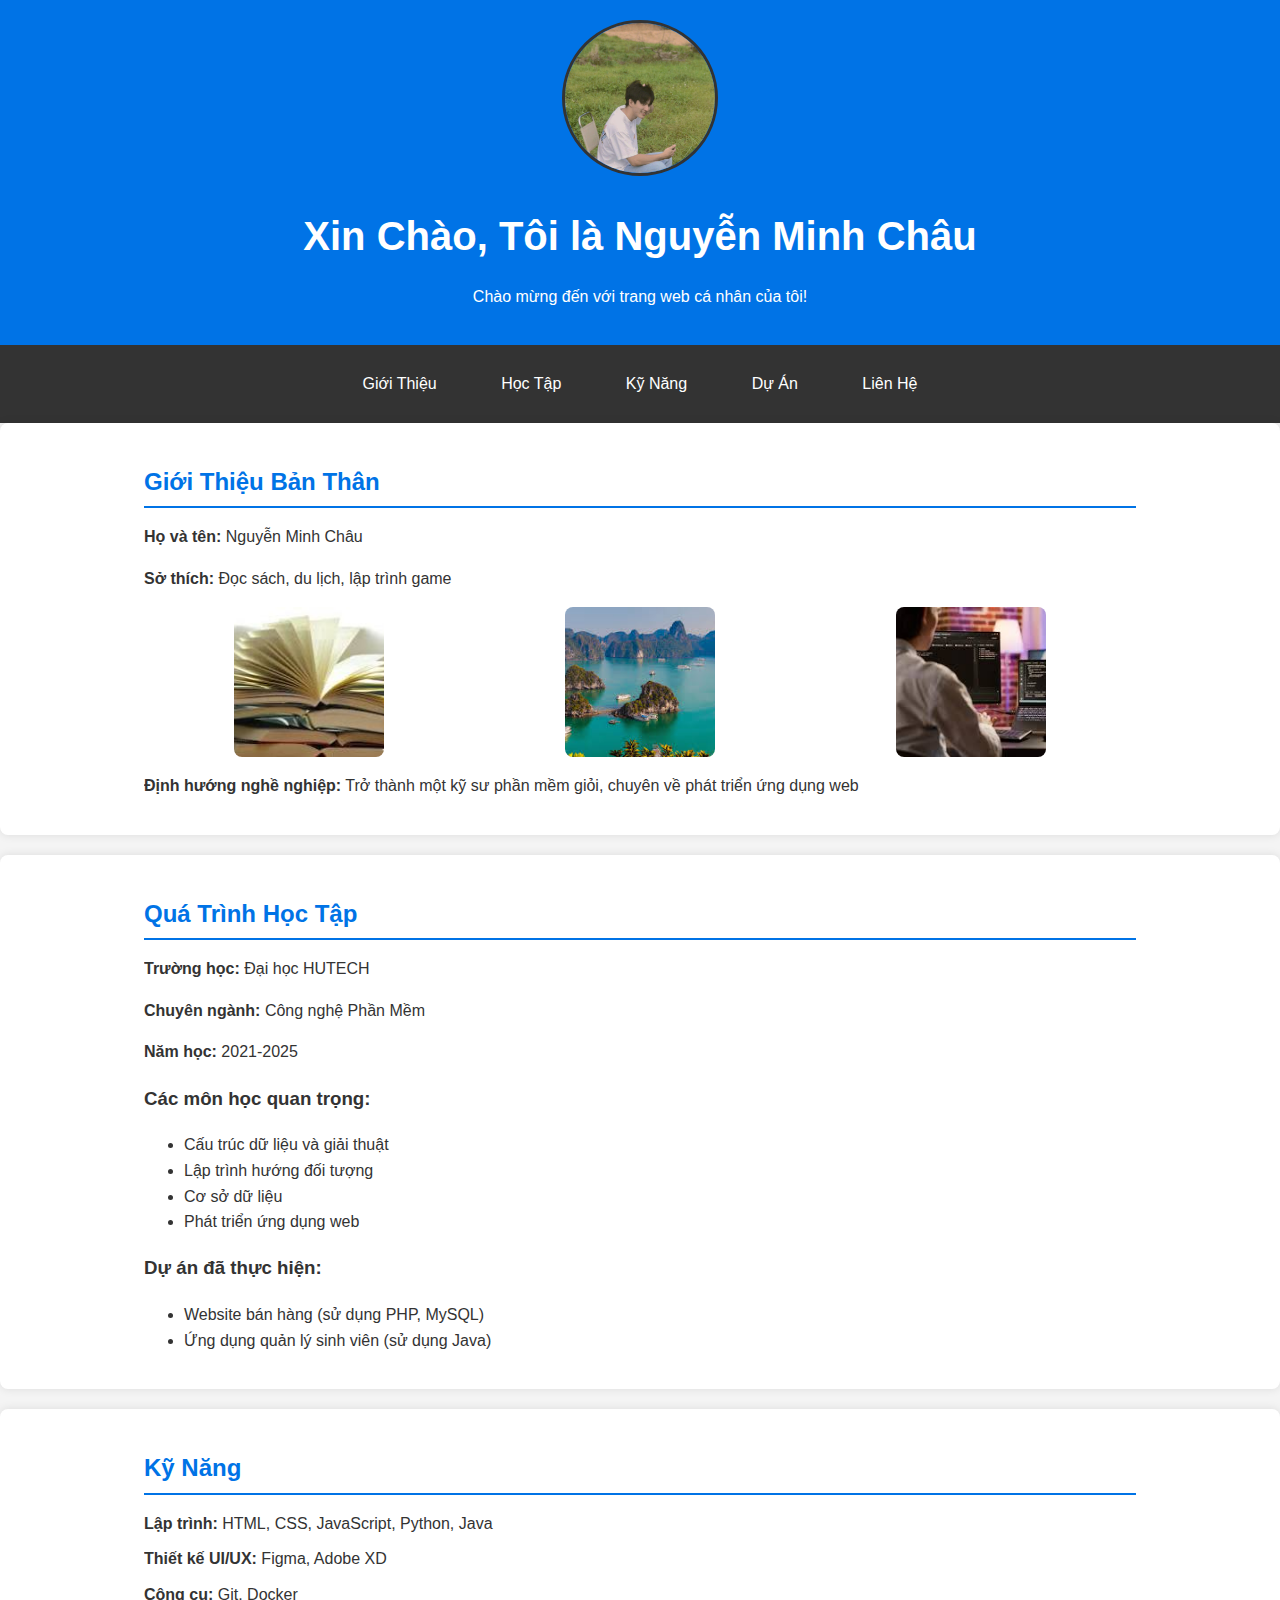
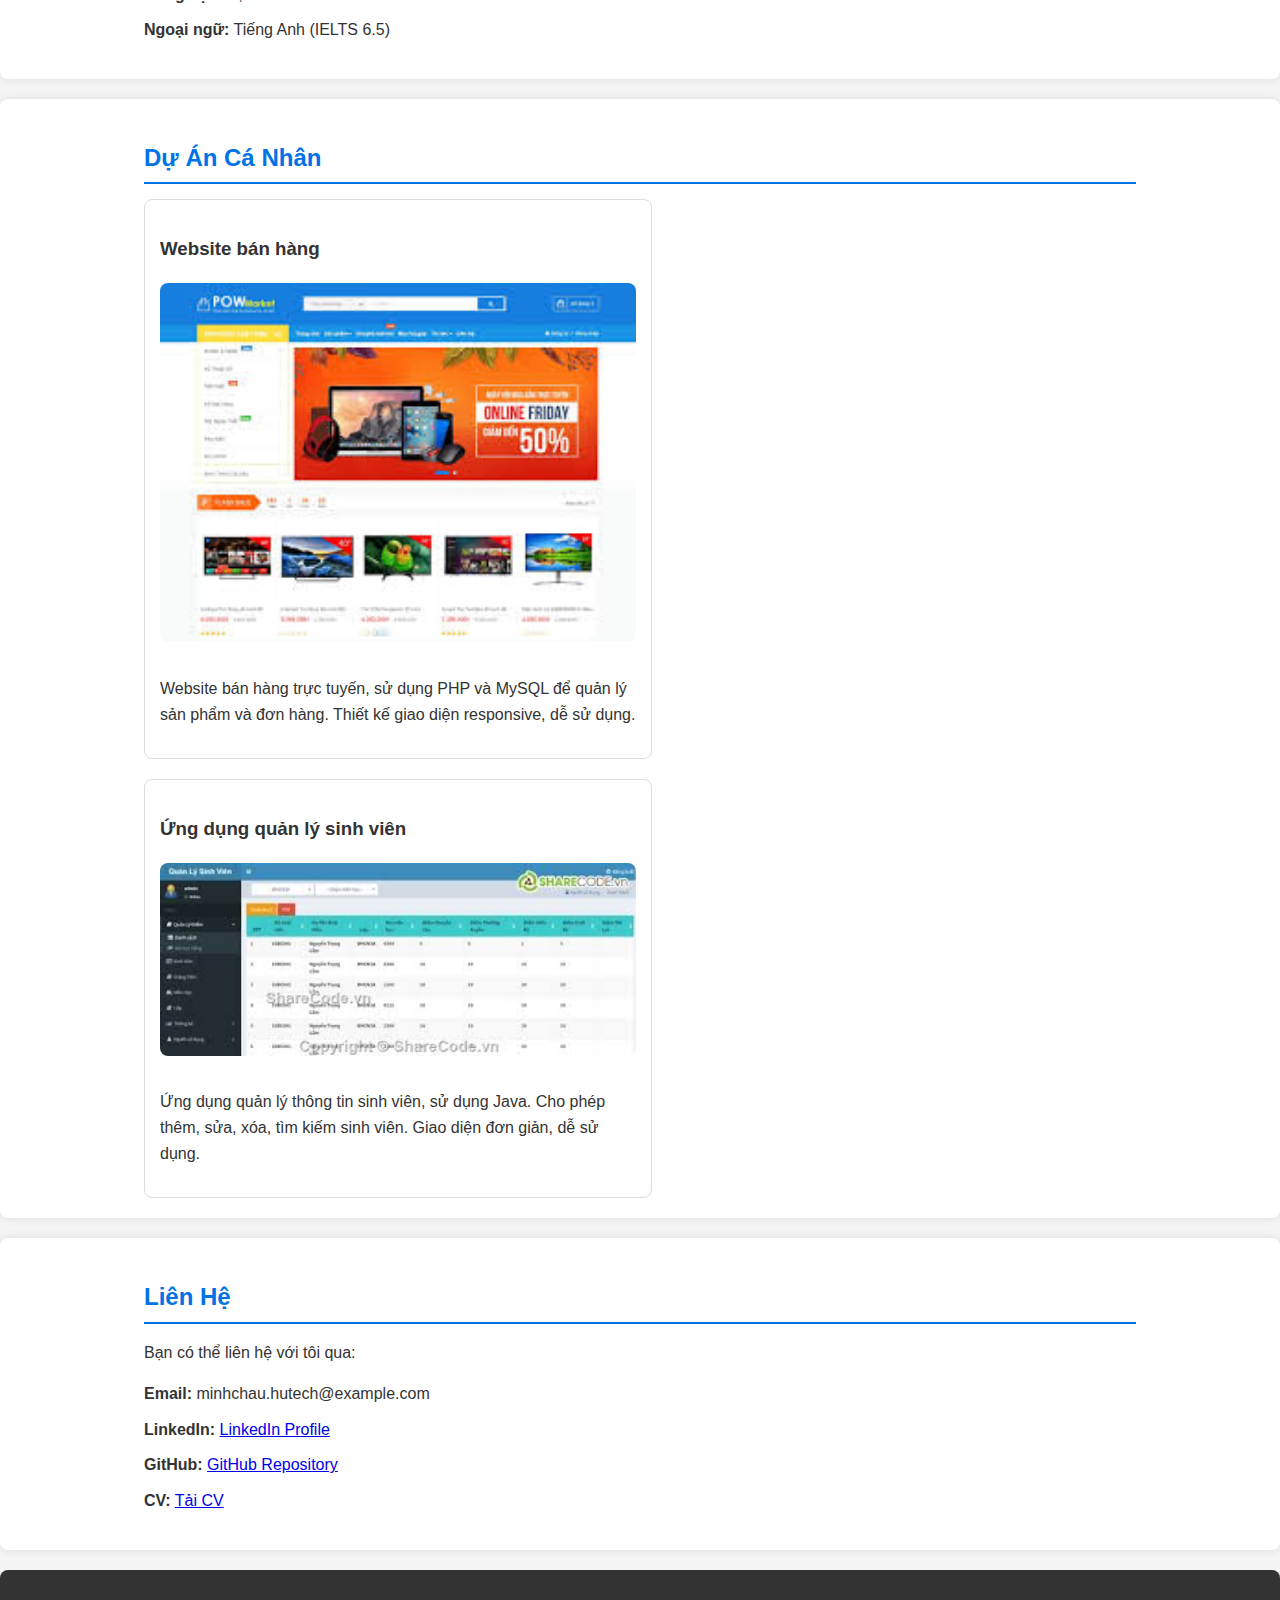
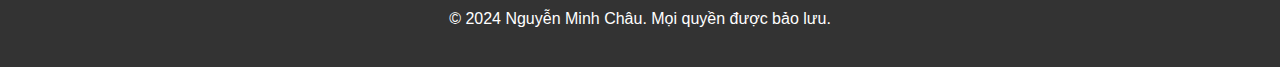
<file: NguyenMinhChau.html>
<!DOCTYPE html>
<html lang="vi">
<head>
    <meta charset="UTF-8">
    <meta name="viewport" content="width=device-width, initial-scale=1.0">
    <title>Trang Cá Nhân - Nguyễn Minh Châu</title>
    <link rel="stylesheet" href="style.css">
    <link rel="stylesheet" href="https://cdnjs.cloudflare.com/ajax/libs/font-awesome/6.0.0/css/all.min.css" integrity="sha512-9usAa10IRO0HhonpyAIVpjrylPvoDwiPUiKdWk5t3PyolY1cOd4DSE0Ga+ri4AuTroPR5aQvXU9xC6qOPnzFeg==" crossorigin="anonymous" referrerpolicy="no-referrer" />

</head>
<body>
    <header>
        <div class="container">
            <img src="images/ảnh 1.jpg" alt="Ảnh đại diện" class="avatar">
            <h1>Xin Chào, Tôi là Nguyễn Minh Châu</h1>
            <p>Chào mừng đến với trang web cá nhân của tôi!</p>
        </div>
    </header>

    <nav>
        <div class="container">
            <ul>
                <li><a href="#about">Giới Thiệu</a></li>
                <li><a href="#education">Học Tập</a></li>
                <li><a href="#skills">Kỹ Năng</a></li>
                <li><a href="#projects">Dự Án</a></li>
                <li><a href="#contact">Liên Hệ</a></li>
            </ul>
        </div>
    </nav>

    <section id="about">
        <div class="container">
            <h2>Giới Thiệu Bản Thân</h2>
            <p><strong>Họ và tên:</strong> Nguyễn Minh Châu</p>
            <p><strong>Sở thích:</strong> Đọc sách, du lịch, lập trình game</p>

            <div class="hobby-images">
                <img src="images/sách.jpg" alt="Đọc sách">
                <img src="images/du lịch.jpg" alt="Du lịch">
                <img src="images/ltgame.jpg" alt="Lập trình game">
            </div>

            <p><strong>Định hướng nghề nghiệp:</strong> Trở thành một kỹ sư phần mềm giỏi, chuyên về phát triển ứng dụng web</p>
        </div>
    </section>

    <section id="education">
        <div class="container">
            <h2>Quá Trình Học Tập</h2>
            <p><strong>Trường học:</strong> Đại học HUTECH</p>
            <p><strong>Chuyên ngành:</strong> Công nghệ Phần Mềm</p>
            <p><strong>Năm học:</strong> 2021-2025</p>
            <h3>Các môn học quan trọng:</h3>
            <ul>
                <li>Cấu trúc dữ liệu và giải thuật</li>
                <li>Lập trình hướng đối tượng</li>
                <li>Cơ sở dữ liệu</li>
                <li>Phát triển ứng dụng web</li>
            </ul>
            <h3>Dự án đã thực hiện:</h3>
            <ul>
                <li>Website bán hàng (sử dụng PHP, MySQL)</li>
                <li>Ứng dụng quản lý sinh viên (sử dụng Java)</li>
            </ul>
        </div>
    </section>

    <section id="skills">
        <div class="container">
            <h2>Kỹ Năng</h2>
            <ul>
                <li><strong>Lập trình:</strong> HTML, CSS, JavaScript, Python, Java</li>
                <li><strong>Thiết kế UI/UX:</strong> Figma, Adobe XD</li>
                <li><strong>Công cụ:</strong> Git, Docker</li>
                <li><strong>Ngoại ngữ:</strong> Tiếng Anh (IELTS 6.5)</li>
            </ul>
        </div>
    </section>

    <section id="projects">
        <div class="container">
            <h2>Dự Án Cá Nhân</h2>
            <div class="project-list">
                <div class="project-item">
                    <h3>Website bán hàng</h3>
                    <img src="images/banhang.jpg" alt="Ảnh dự án website">
                    <p>Website bán hàng trực tuyến, sử dụng PHP và MySQL để quản lý sản phẩm và đơn hàng. Thiết kế giao diện responsive, dễ sử dụng.</p>
                </div>
                <div class="project-item">
                    <h3>Ứng dụng quản lý sinh viên</h3>
                    <img src="images/quanlisv.jpg" alt="Ảnh dự án ứng dụng di động">
                    <p>Ứng dụng quản lý thông tin sinh viên, sử dụng Java. Cho phép thêm, sửa, xóa, tìm kiếm sinh viên. Giao diện đơn giản, dễ sử dụng.</p>
                </div>
            </div>
        </div>
    </section>

    <section id="contact">
        <div class="container">
            <h2>Liên Hệ</h2>
            <p>Bạn có thể liên hệ với tôi qua:</p>
            <ul>
                <li><strong>Email:</strong> minhchau.hutech@example.com</li>
                <li><strong>LinkedIn:</strong> <a href="https://www.linkedin.com/in/nguyenminhchau/">LinkedIn Profile</a></li>
                <li><strong>GitHub:</strong> <a href="https://github.com/minhchau-dev">GitHub Repository</a></li>
                <li><strong>CV:</strong> <a href="cv.pdf">Tải CV</a></li>
            </ul>
        </div>
    </section>

    <footer>
        <div class="container">
            <p>© 2024 Nguyễn Minh Châu. Mọi quyền được bảo lưu.</p>
        </div>
    </footer>

    <script src="script.js"></script>
</body>
</html>
</file>
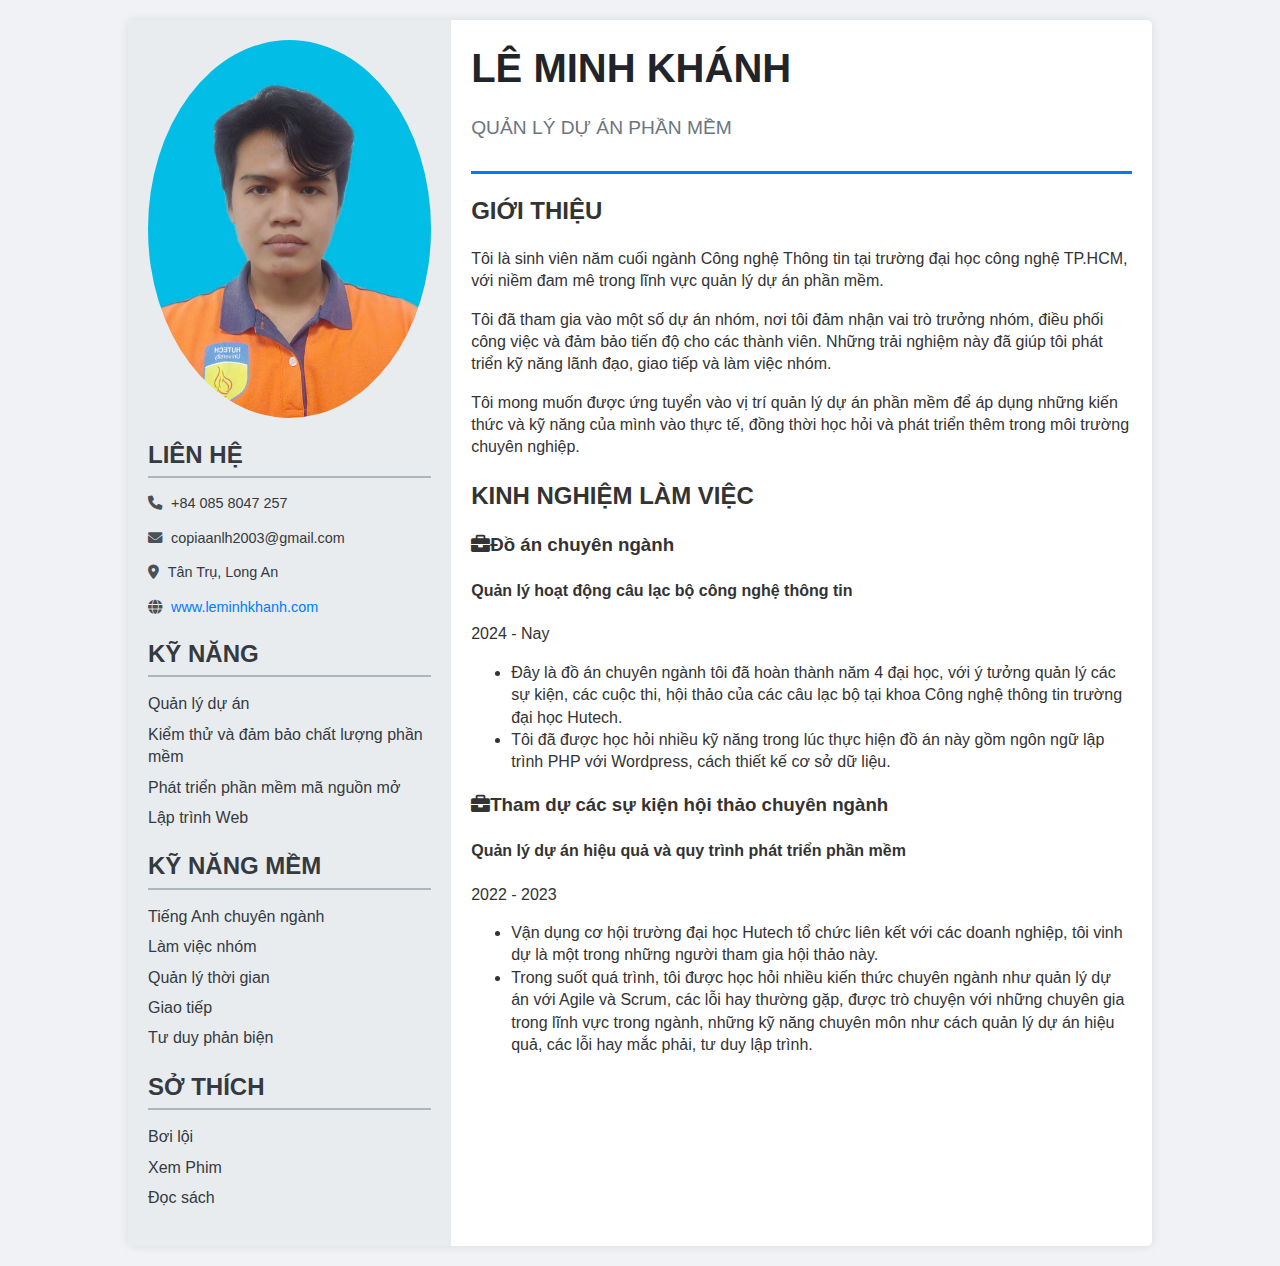
<file: students/leminhkhanh.html>
<!DOCTYPE html>
<html lang="vi">
<head>
    <meta charset="UTF-8">
    <meta name="viewport" content="width=device-width, initial-scale=1.0">
    <title>LÊ MINH KHÁNH - CV</title>
    <link rel="stylesheet" href="../assets/css/lmk.css">
    <link rel="stylesheet" href="https://cdnjs.cloudflare.com/ajax/libs/font-awesome/6.0.0/css/all.min.css" integrity="sha512-9usAa10IRO0HhonpyAIVpjrylPvoDwiPUiKdWk5t3PyolY1cOd4DSE0Ga+ri4AuTroPR5aQvXU9xC6qOPnzFeg==" crossorigin="anonymous" referrerpolicy="no-referrer" />
</head>
<body>
    <div class="container">
        <div class="left-column">
            <div class="profile-image">
                <img src="../assets/images/lmk.jpg" alt="Lê Minh Khánh">
            </div>
            <div class="contact-info">
                <h2>LIÊN HỆ</h2>
                <p><i class="fas fa-phone"></i> +84 085 8047 257</p>
                <p><i class="fas fa-envelope"></i> copiaanlh2003@gmail.com</p>
                <p><i class="fas fa-map-marker-alt"></i> Tân Trụ, Long An</p>
                <p><i class="fas fa-globe"></i> <a href="http://www.leminhkhanh.com" target="_blank">www.leminhkhanh.com</a></p>
            </div>
            <div class="skills">
                <h2>KỸ NĂNG</h2>
                <ul>
                    <li>Quản lý dự án</li>
                    <li>Kiểm thử và đảm bảo chất lượng phần mềm</li>
                    <li>Phát triển phần mềm mã nguồn mở</li>
                    <li>Lập trình Web</li>
                </ul>
            </div>
            <div class="soft-skills">
                <h2>KỸ NĂNG MỀM</h2>
                <ul>
                    <li>Tiếng Anh chuyên ngành</li>
                    <li>Làm việc nhóm</li>
                    <li>Quản lý thời gian</li>
                    <li>Giao tiếp</li>
                    <li>Tư duy phản biện</li>
                </ul>
            </div>
            <div class="hobbies">
                <h2>SỞ THÍCH</h2>
                <ul>
                    <li>Bơi lội</li>
                    <li>Xem Phim</li>
                    <li>Đọc sách</li>
                </ul>
            </div>
        </div>

        <div class="right-column">
            <header>
                <h1>LÊ MINH KHÁNH</h1>
                <p>QUẢN LÝ DỰ ÁN PHẦN MỀM</p>
            </header>
            <section id="introduction">
                <h2>GIỚI THIỆU</h2>
                <p>Tôi là sinh viên năm cuối ngành Công nghệ Thông tin tại trường đại học công nghệ TP.HCM, với niềm đam mê trong lĩnh vực quản lý dự án phần mềm.</p>
                <p>Tôi đã tham gia vào một số dự án nhóm, nơi tôi đảm nhận vai trò trưởng nhóm, điều phối công việc và đảm bảo tiến độ cho các thành viên. Những trải nghiệm này đã giúp tôi phát triển kỹ năng lãnh đạo, giao tiếp và làm việc nhóm.</p>
                <p>Tôi mong muốn được ứng tuyển vào vị trí quản lý dự án phần mềm để áp dụng những kiến thức và kỹ năng của mình vào thực tế, đồng thời học hỏi và phát triển thêm trong môi trường chuyên nghiệp.</p>
            </section>

            <section id="experience">
                <h2>KINH NGHIỆM LÀM VIỆC</h2>
                <div class="experience-item">
                    <h3><i class="fas fa-briefcase"></i>Đồ án chuyên ngành</h3>
                    <h4>Quản lý hoạt động câu lạc bộ công nghệ thông tin</h4>
                    <p class="date">2024 - Nay</p>
                    <ul>
                        <li>Đây là đồ án chuyên ngành tôi đã hoàn thành năm 4 đại học, với ý tưởng quản lý các sự kiện, các cuộc thi, hội thảo của các câu lạc bộ tại khoa Công nghệ thông tin trường đại học Hutech.</li>
                        <li>Tôi đã được học hỏi nhiều kỹ năng trong lúc thực hiện đồ án này gồm ngôn ngữ lập trình PHP với Wordpress, cách thiết kế cơ sở dữ liệu.</li>
                    </ul>
                </div>

                <div class="experience-item">
                    <h3><i class="fas fa-briefcase"></i>Tham dự các sự kiện hội thảo chuyên ngành</h3>
                    <h4>Quản lý dự án hiệu quả và quy trình phát triển phần mềm</h4>
                    <p class="date">2022 - 2023</p>
                    <ul>
                        <li>Vận dụng cơ hội trường đại học Hutech tổ chức liên kết với các doanh nghiệp, tôi vinh dự là một trong những người tham gia hội thảo này.</li>
                        <li>Trong suốt quá trình, tôi được học hỏi nhiều kiến thức chuyên ngành như quản lý dự án với Agile và Scrum, các lỗi hay thường gặp, được trò chuyện với những chuyên gia trong lĩnh vực trong ngành, những kỹ năng chuyên môn như cách quản lý dự án hiệu quả, các lỗi hay mắc phải, tư duy lập trình.</li>
                    </ul>
                </div>
            </section>
        </div>
    </div>
</body>
</html>
</file>
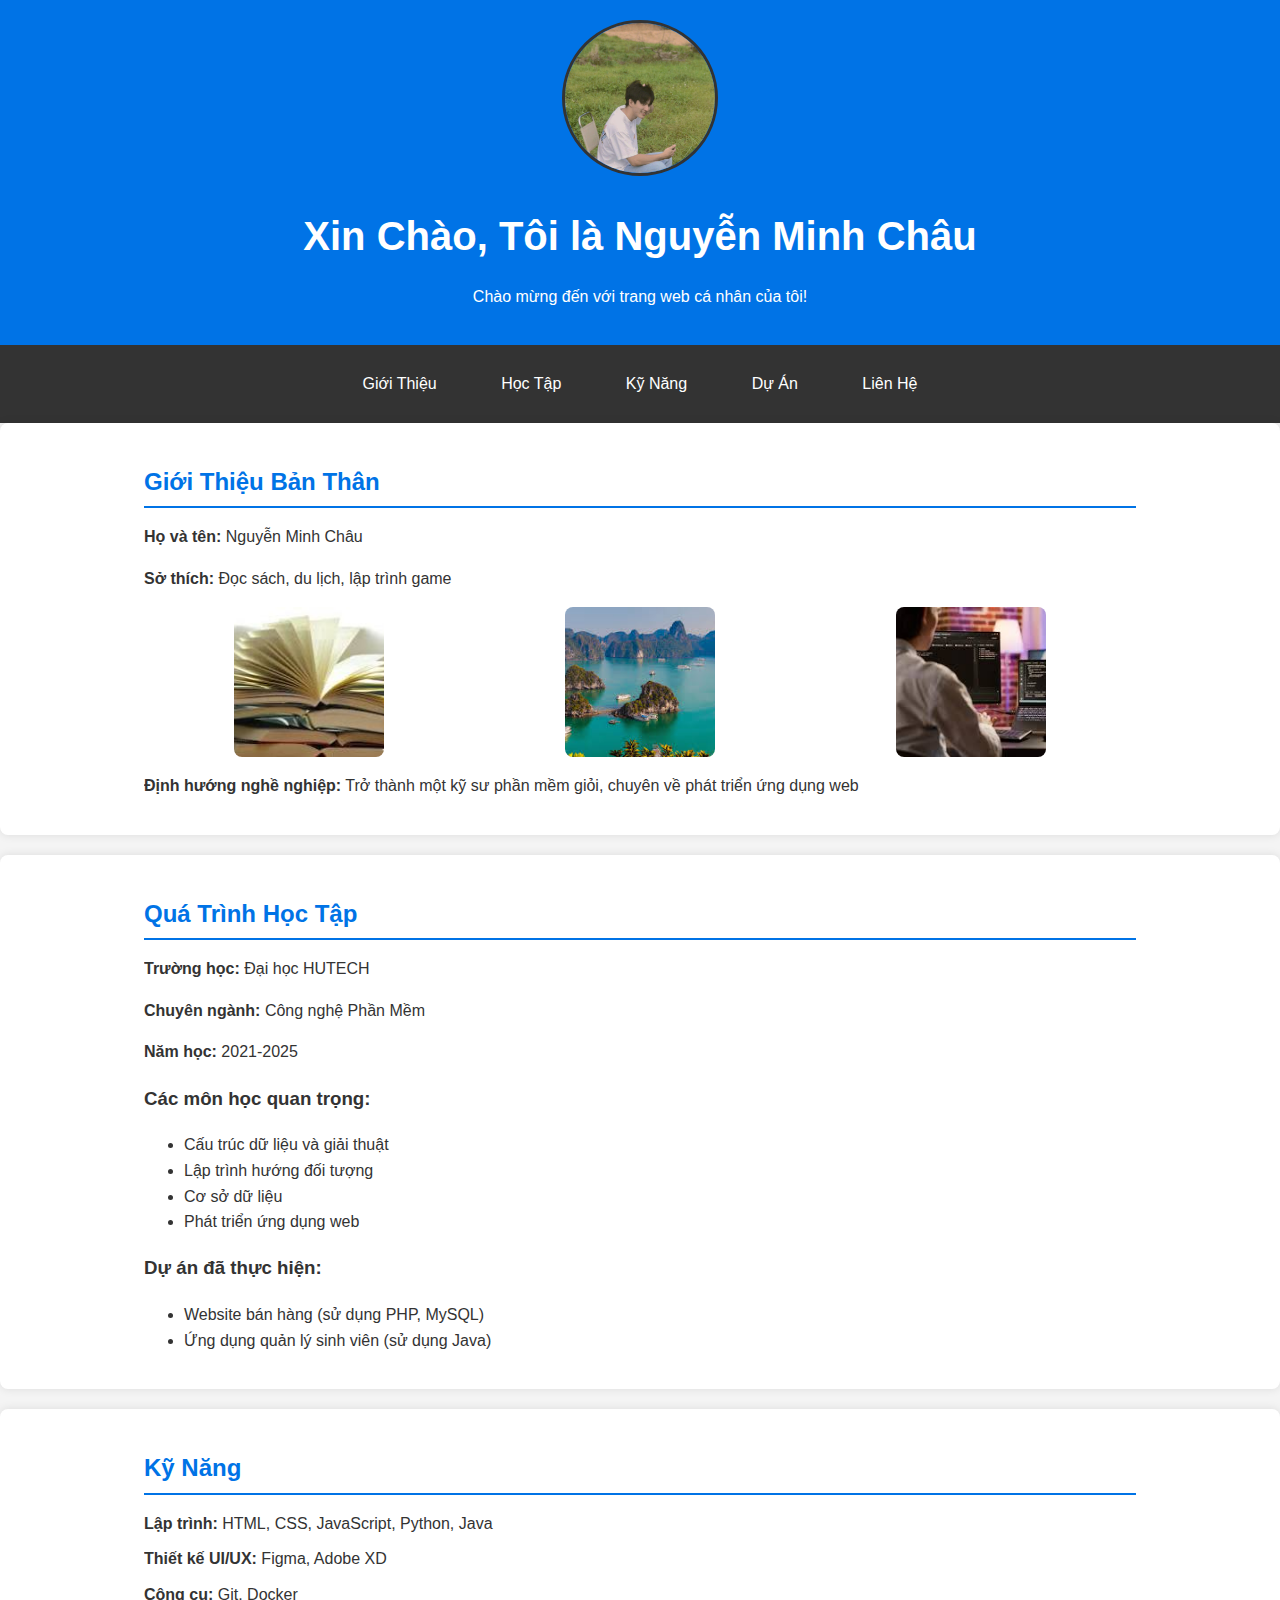
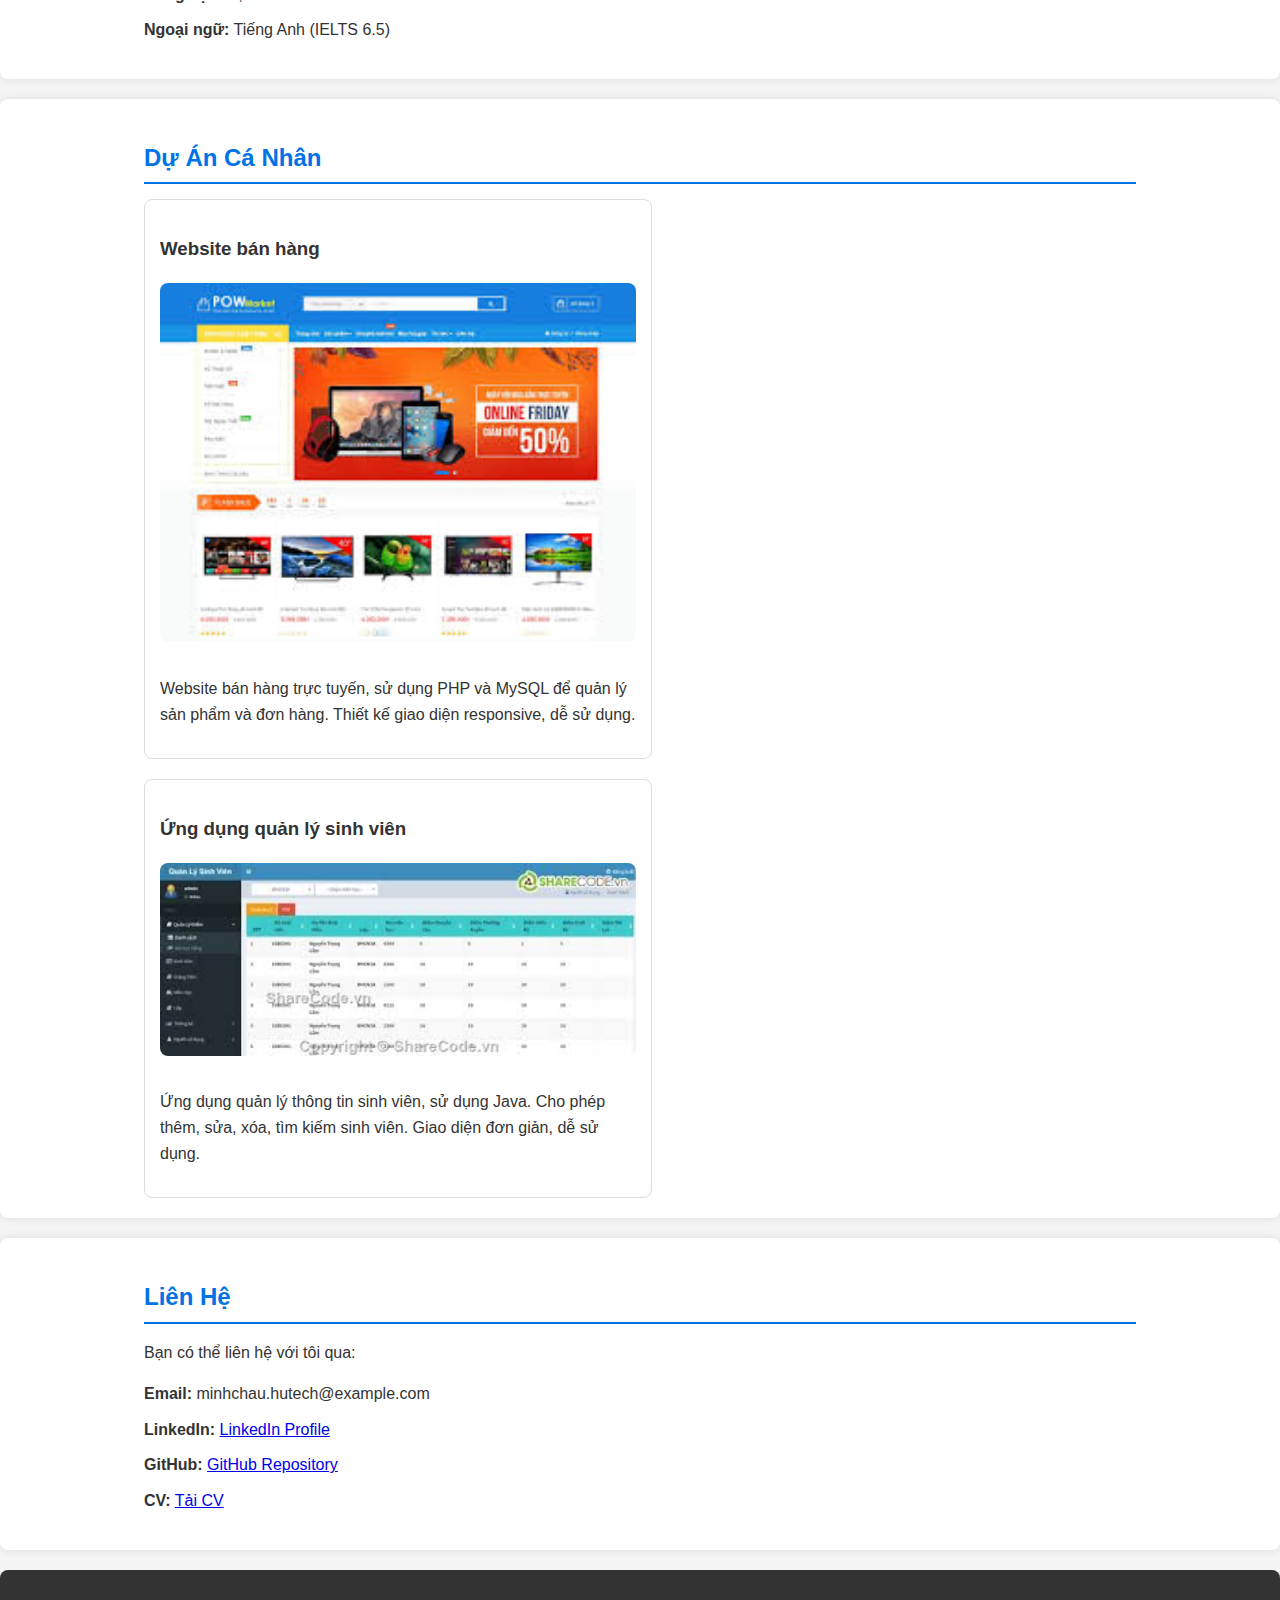
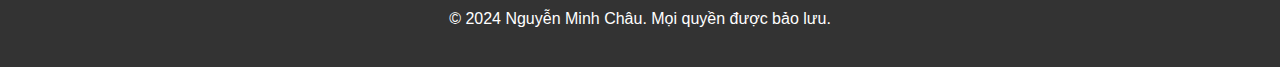
<file: students/NguyenMinhChau.html>
<!DOCTYPE html>
<html lang="vi">
<head>
    <meta charset="UTF-8">
    <meta name="viewport" content="width=device-width, initial-scale=1.0">
    <title>Trang Cá Nhân - Nguyễn Minh Châu</title>
    <!-- Chỉnh sửa đường dẫn CSS -->
    <link rel="stylesheet" href="../assets/css/nmc.css">
    <link rel="stylesheet" href="https://cdnjs.cloudflare.com/ajax/libs/font-awesome/6.0.0/css/all.min.css" integrity="sha512-9usAa10IRO0HhonpyAIVpjrylPvoDwiPUiKdWk5t3PyolY1cOd4DSE0Ga+ri4AuTroPR5aQvXU9xC6qOPnzFeg==" crossorigin="anonymous" referrerpolicy="no-referrer" />

</head>
<body>
    <header>
        <div class="container">
            <!-- Chỉnh sửa đường dẫn ảnh -->
            <img src="../assets/images/ảnh 1.jpg" alt="Ảnh đại diện" class="avatar">
            <h1>Xin Chào, Tôi là Nguyễn Minh Châu</h1>
            <p>Chào mừng đến với trang web cá nhân của tôi!</p>
        </div>
    </header>

    <nav>
        <div class="container">
            <ul>
                <li><a href="#about">Giới Thiệu</a></li>
                <li><a href="#education">Học Tập</a></li>
                <li><a href="#skills">Kỹ Năng</a></li>
                <li><a href="#projects">Dự Án</a></li>
                <li><a href="#contact">Liên Hệ</a></li>
            </ul>
        </div>
    </nav>

    <section id="about">
        <div class="container">
            <h2>Giới Thiệu Bản Thân</h2>
            <p><strong>Họ và tên:</strong> Nguyễn Minh Châu</p>
            <p><strong>Sở thích:</strong> Đọc sách, du lịch, lập trình game</p>

            <div class="hobby-images">
                <!-- Chỉnh sửa đường dẫn ảnh -->
                <img src="../assets/images/sách.jpg" alt="Đọc sách">
                <img src="../assets/images/du lịch.jpg" alt="Du lịch">
                <img src="../assets/images/ltgame.jpg" alt="Lập trình game">
            </div>

            <p><strong>Định hướng nghề nghiệp:</strong> Trở thành một kỹ sư phần mềm giỏi, chuyên về phát triển ứng dụng web</p>
        </div>
    </section>

    <section id="education">
        <div class="container">
            <h2>Quá Trình Học Tập</h2>
            <p><strong>Trường học:</strong> Đại học HUTECH</p>
            <p><strong>Chuyên ngành:</strong> Công nghệ Phần Mềm</p>
            <p><strong>Năm học:</strong> 2021-2025</p>
            <h3>Các môn học quan trọng:</h3>
            <ul>
                <li>Cấu trúc dữ liệu và giải thuật</li>
                <li>Lập trình hướng đối tượng</li>
                <li>Cơ sở dữ liệu</li>
                <li>Phát triển ứng dụng web</li>
            </ul>
            <h3>Dự án đã thực hiện:</h3>
            <ul>
                <li>Website bán hàng (sử dụng PHP, MySQL)</li>
                <li>Ứng dụng quản lý sinh viên (sử dụng Java)</li>
            </ul>
        </div>
    </section>

    <section id="skills">
        <div class="container">
            <h2>Kỹ Năng</h2>
            <ul>
                <li><strong>Lập trình:</strong> HTML, CSS, JavaScript, Python, Java</li>
                <li><strong>Thiết kế UI/UX:</strong> Figma, Adobe XD</li>
                <li><strong>Công cụ:</strong> Git, Docker</li>
                <li><strong>Ngoại ngữ:</strong> Tiếng Anh (IELTS 6.5)</li>
            </ul>
        </div>
    </section>

    <section id="projects">
        <div class="container">
            <h2>Dự Án Cá Nhân</h2>
            <div class="project-list">
                <div class="project-item">
                    <h3>Website bán hàng</h3>
                    <!-- Chỉnh sửa đường dẫn ảnh -->
                    <img src="../assets/images/banhang.jpg" alt="Ảnh dự án website">
                    <p>Website bán hàng trực tuyến, sử dụng PHP và MySQL để quản lý sản phẩm và đơn hàng. Thiết kế giao diện responsive, dễ sử dụng.</p>
                </div>
                <div class="project-item">
                    <h3>Ứng dụng quản lý sinh viên</h3>
                    <!-- Chỉnh sửa đường dẫn ảnh -->
                    <img src="../assets/images/quanlisv.jpg" alt="Ảnh dự án ứng dụng di động">
                    <p>Ứng dụng quản lý thông tin sinh viên, sử dụng Java. Cho phép thêm, sửa, xóa, tìm kiếm sinh viên. Giao diện đơn giản, dễ sử dụng.</p>
                </div>
            </div>
        </div>
    </section>

    <section id="contact">
        <div class="container">
            <h2>Liên Hệ</h2>
            <p>Bạn có thể liên hệ với tôi qua:</p>
            <ul>
                <li><strong>Email:</strong> minhchau.hutech@example.com</li>
                <li><strong>LinkedIn:</strong> <a href="https://www.linkedin.com/in/nguyenminhchau/">LinkedIn Profile</a></li>
                <li><strong>GitHub:</strong> <a href="https://github.com/minhchau-dev">GitHub Repository</a></li>
                <li><strong>CV:</strong> <a href="cv.pdf">Tải CV</a></li>
            </ul>
        </div>
    </section>

    <footer>
        <div class="container">
            <p>© 2024 Nguyễn Minh Châu. Mọi quyền được bảo lưu.</p>
        </div>
    </footer>

    <!-- Chỉnh sửa đường dẫn JavaScript (nếu có) -->
    <script src="../script.js"></script>
</body>
</html>
</file>
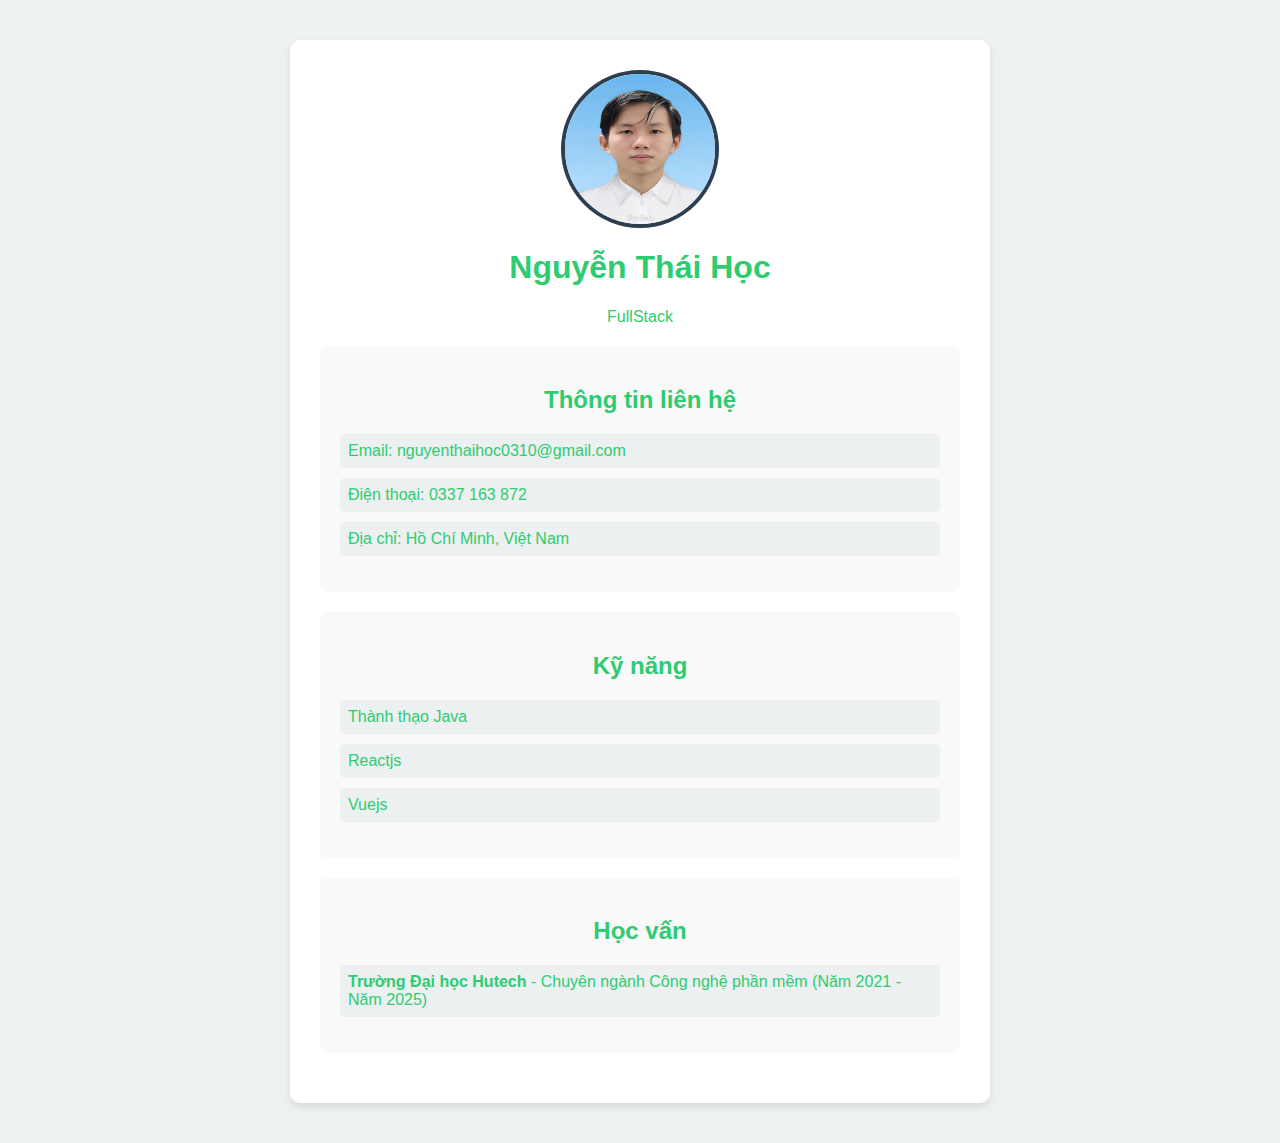
<file: students/thaihoc.html>
<!DOCTYPE html>
<html lang="vi">
<head>
    <meta charset="UTF-8">
    <meta name="viewport" content="width=device-width, initial-scale=1.0">
    <title>Giới thiệu bản thân</title>
    <link rel="stylesheet" href="../assets/css/nth.css">
</head>
<body>
    <div class="container">
        <div class="info">
            <img src="../assets/images/nth.jpg" alt="Ảnh cá nhân" class="profile-img">
            <h1>Nguyễn Thái Học</h1>
            <p>FullStack</p>
        </div>
        
        <div class="section">
            <h2>Thông tin liên hệ</h2>
            <ul>
                <li>Email: nguyenthaihoc0310@gmail.com</li>
                <li>Điện thoại: 0337 163 872</li>
                <li>Địa chỉ: Hồ Chí Minh, Việt Nam</li>
            </ul>
        </div>

        <div class="section">
            <h2>Kỹ năng</h2>
            <ul>
                <li>Thành thạo Java</li>
                <li>Reactjs</li>
                <li>Vuejs</li>
            </ul>
        </div>
        <div class="section">
            <h2>Học vấn</h2>
            <ul>
                <li><strong>Trường Đại học Hutech</strong> - Chuyên ngành Công nghệ phần mềm (Năm 2021 - Năm 2025)</li>
            </ul>
        </div>
    </div>
</body>
</html>
</file>
<file: style.css>
/* Tổng quát */
body {
    font-family: 'Arial', sans-serif;
    line-height: 1.6;
    margin: 0;
    padding: 0;
    color: #333;
    background-color: #f4f4f4;
}

.container {
    width: 80%;
    margin: auto;
    overflow: hidden;
}

/* Header */
header {
    background: #0073e6;
    color: #fff;
    padding: 20px 0;
    text-align: center;
}

header h1 {
    margin: 0;
    font-size: 2.5em;
}

/* Navigation */
nav {
    background: #333;
    color: #fff;
}

nav ul {
    padding: 0;
    list-style: none;
    text-align: center;
}

nav li {
    display: inline;
    margin: 0 20px;
}

nav a {
    color: #fff;
    text-decoration: none;
    padding: 10px;
    display: inline-block; /* Để padding có tác dụng */
}

nav a:hover {
    background: #0073e6;
    border-radius: 5px;
}

/* Section chung */
section {
    padding: 20px;
    background: #fff;
    margin-bottom: 20px;
    border-radius: 8px;
    box-shadow: 0 0 10px rgba(0, 0, 0, 0.1);
}

h2 {
    color: #0073e6;
    border-bottom: 2px solid #0073e6;
    padding-bottom: 5px;
    margin-bottom: 15px;
}

/* Avatar */
.avatar {
    width: 150px;
    height: 150px;
    border-radius: 50%;
    object-fit: cover;
    border: 3px solid #333;
    margin-bottom: 20px;
}

/* Skills */
#skills ul {
    list-style: none;
    padding: 0;
}

#skills li {
    margin-bottom: 10px;
}

/* Projects */
.project-list {
    display: flex;
    flex-wrap: wrap;
    gap: 20px;
}

.project-item {
    width: calc(50% - 20px); /* Chia đều 2 cột, trừ đi khoảng cách */
    border: 1px solid #ddd;
    padding: 15px;
    border-radius: 8px;
}

.project-item img {
    width: 100%;
    border-radius: 8px;
    margin-bottom: 10px;
}

/* Liên hệ */
#contact ul {
    list-style: none;
    padding: 0;
}

#contact li {
    margin-bottom: 10px;
}

/* Footer */
footer {
    text-align: center;
    padding: 20px;
    background: #333;
    color: #fff;
    margin-top: 20px;
    border-radius: 8px 8px 0 0;
}

/* Định dạng cho ảnh sở thích */
.hobby-images {
    display: flex;
    justify-content: space-around; /* Chia đều khoảng cách giữa các ảnh */
    margin-top: 15px;
}

.hobby-images img {
    width: 150px; /* Kích thước ảnh */
    height: 150px;
    border-radius: 8px;
    object-fit: cover; /* Đảm bảo ảnh không bị méo */
}
</file>
<file: assets/css/lmk.css>
body {
    font-family: Arial, sans-serif;
    margin: 0;
    padding: 0;
    background-color: #f0f2f5; /* Light grey background */
    color: #333;
    line-height: 1.4;
}

.container {
    width: 80%;  /* Adjust as needed */
    margin: 20px auto;
    display: flex;
    background-color: #fff; /* White background for the content */
    box-shadow: 0 0 10px rgba(0, 0, 0, 0.1); /* Subtle shadow */
    border-radius: 5px;
    overflow: hidden; /*  Important for consistent rendering */
}

/* Left Column Styles */
.left-column {
    width: 30%;
    background-color: #e9ecef; /* Light gray for left column */
    padding: 20px;
    color: #343a40; /* Darker text for better contrast */
}

.left-column h2 {
    color: #343a40;
    border-bottom: 2px solid #adb5bd;  /* Underline color */
    padding-bottom: 5px;
    margin-bottom: 15px;
}

.left-column ul {
    list-style: none;
    padding: 0;
}

.left-column ul li {
    margin-bottom: 8px;
}

.profile-image {
    width: 100%; /* Make the image responsive within its container */
    margin-bottom: 20px;
}

.profile-image img {
    width: 100%;
    border-radius: 50%; /* Make it circular */
    display: block;
}

.contact-info p {
    margin-bottom: 5px;
    font-size: 0.9em;
}

.contact-info i {
    margin-right: 5px;
    color: #495057; /* Darker icon color */
}

/* Right Column Styles */
.right-column {
    width: 70%;
    padding: 20px;
}

header {
    text-align: left; /* Align header content to the left */
    border-bottom: 3px solid #007bff; /*  Primary color underline */
    padding-bottom: 10px;
    margin-bottom: 20px;
}

header h1 {
    font-size: 2.5em;
    margin: 0;
    color: #212529;
}

header p {
    font-size: 1.2em;
    color: #6c757d;
}

#letter p {
    margin-bottom: 10px;
    text-align: justify; /* Justify the text */
}

.signature {
    text-align: right;
    font-style: italic;
}

/* Links */
a {
    color: #007bff; /* Primary color for links */
    text-decoration: none;
}

a:hover {
    text-decoration: underline;
}

/* Responsive Design */
@media (max-width: 768px) {
    .container {
        flex-direction: column;
        width: 95%;
    }

    .left-column, .right-column {
        width: 100%;
        padding: 15px;
    }

    .profile-image {
        width: 50%;  /* Adjust as necessary */
        margin: 0 auto 20px; /* Center the image */
    }

    .profile-image img {
        margin: 0 auto;
    }
}
</file>
<file: assets/css/nmc.css>
/* Tổng quát */
body {
    font-family: 'Arial', sans-serif;
    line-height: 1.6;
    margin: 0;
    padding: 0;
    color: #333;
    background-color: #f4f4f4;
}

.container {
    width: 80%;
    margin: auto;
    overflow: hidden;
}

/* Header */
header {
    background: #0073e6;
    color: #fff;
    padding: 20px 0;
    text-align: center;
}

header h1 {
    margin: 0;
    font-size: 2.5em;
}

/* Navigation */
nav {
    background: #333;
    color: #fff;
}

nav ul {
    padding: 0;
    list-style: none;
    text-align: center;
}

nav li {
    display: inline;
    margin: 0 20px;
}

nav a {
    color: #fff;
    text-decoration: none;
    padding: 10px;
    display: inline-block; /* Để padding có tác dụng */
}

nav a:hover {
    background: #0073e6;
    border-radius: 5px;
}

/* Section chung */
section {
    padding: 20px;
    background: #fff;
    margin-bottom: 20px;
    border-radius: 8px;
    box-shadow: 0 0 10px rgba(0, 0, 0, 0.1);
}

h2 {
    color: #0073e6;
    border-bottom: 2px solid #0073e6;
    padding-bottom: 5px;
    margin-bottom: 15px;
}

/* Avatar */
.avatar {
    width: 150px;
    height: 150px;
    border-radius: 50%;
    object-fit: cover;
    border: 3px solid #333;
    margin-bottom: 20px;
}

/* Skills */
#skills ul {
    list-style: none;
    padding: 0;
}

#skills li {
    margin-bottom: 10px;
}

/* Projects */
.project-list {
    display: flex;
    flex-wrap: wrap;
    gap: 20px;
}

.project-item {
    width: calc(50% - 20px); /* Chia đều 2 cột, trừ đi khoảng cách */
    border: 1px solid #ddd;
    padding: 15px;
    border-radius: 8px;
}

.project-item img {
    width: 100%;
    border-radius: 8px;
    margin-bottom: 10px;
}

/* Liên hệ */
#contact ul {
    list-style: none;
    padding: 0;
}

#contact li {
    margin-bottom: 10px;
}

/* Footer */
footer {
    text-align: center;
    padding: 20px;
    background: #333;
    color: #fff;
    margin-top: 20px;
    border-radius: 8px 8px 0 0;
}

/* Định dạng cho ảnh sở thích */
.hobby-images {
    display: flex;
    justify-content: space-around; /* Chia đều khoảng cách giữa các ảnh */
    margin-top: 15px;
}

.hobby-images img {
    width: 150px; /* Kích thước ảnh */
    height: 150px;
    border-radius: 8px;
    object-fit: cover; /* Đảm bảo ảnh không bị méo */
}
</file>
<file: assets/css/nth.css>
body {
    font-family: Arial, sans-serif;
    margin: 0;
    padding: 0;
    background-color: #eef2f3;
}
.container {
    width: 50%;
    margin: 40px auto;
    background: #fff;
    padding: 30px;
    border-radius: 10px;
    box-shadow: 0 4px 8px rgba(0, 0, 0, 0.1);
}
h1, h2 {
    color: #2ecc71;
    text-align: center;
}
.profile-img {
    width: 150px;
    height: 150px;
    border-radius: 50%;
    display: block;
    margin: 0 auto 20px;
    border: 4px solid #2c3e50;
}
.info {
    text-align: center;
    margin-bottom: 20px;
    color: #2ecc71;
}
ul {
    list-style-type: none;
    padding: 0;
}
li {
    margin: 10px 0;
    padding: 8px;
    background: #ecf0f1;
    border-radius: 5px;
    color: #2ecc71;
}
.section {
    margin-bottom: 20px;
    padding: 20px;
    background: #f9f9f9;
    border-radius: 8px;
}
</file>
